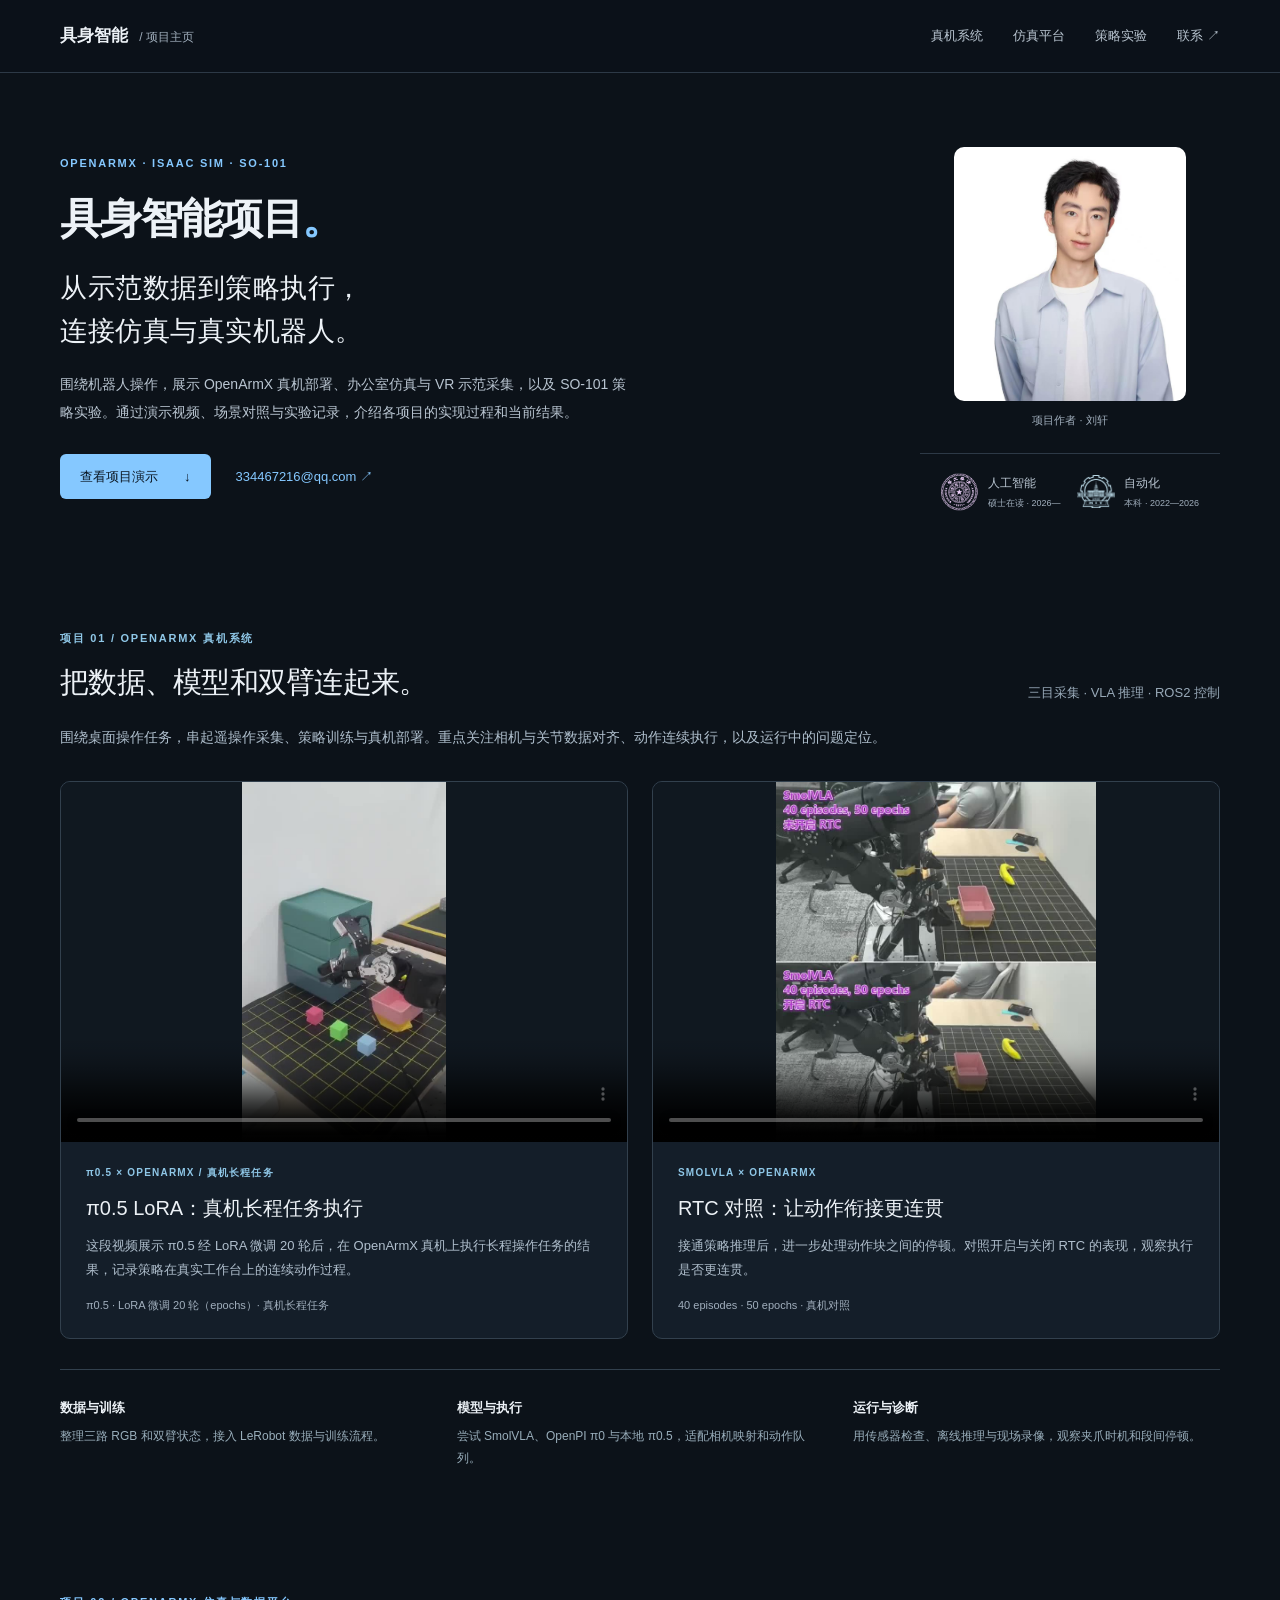
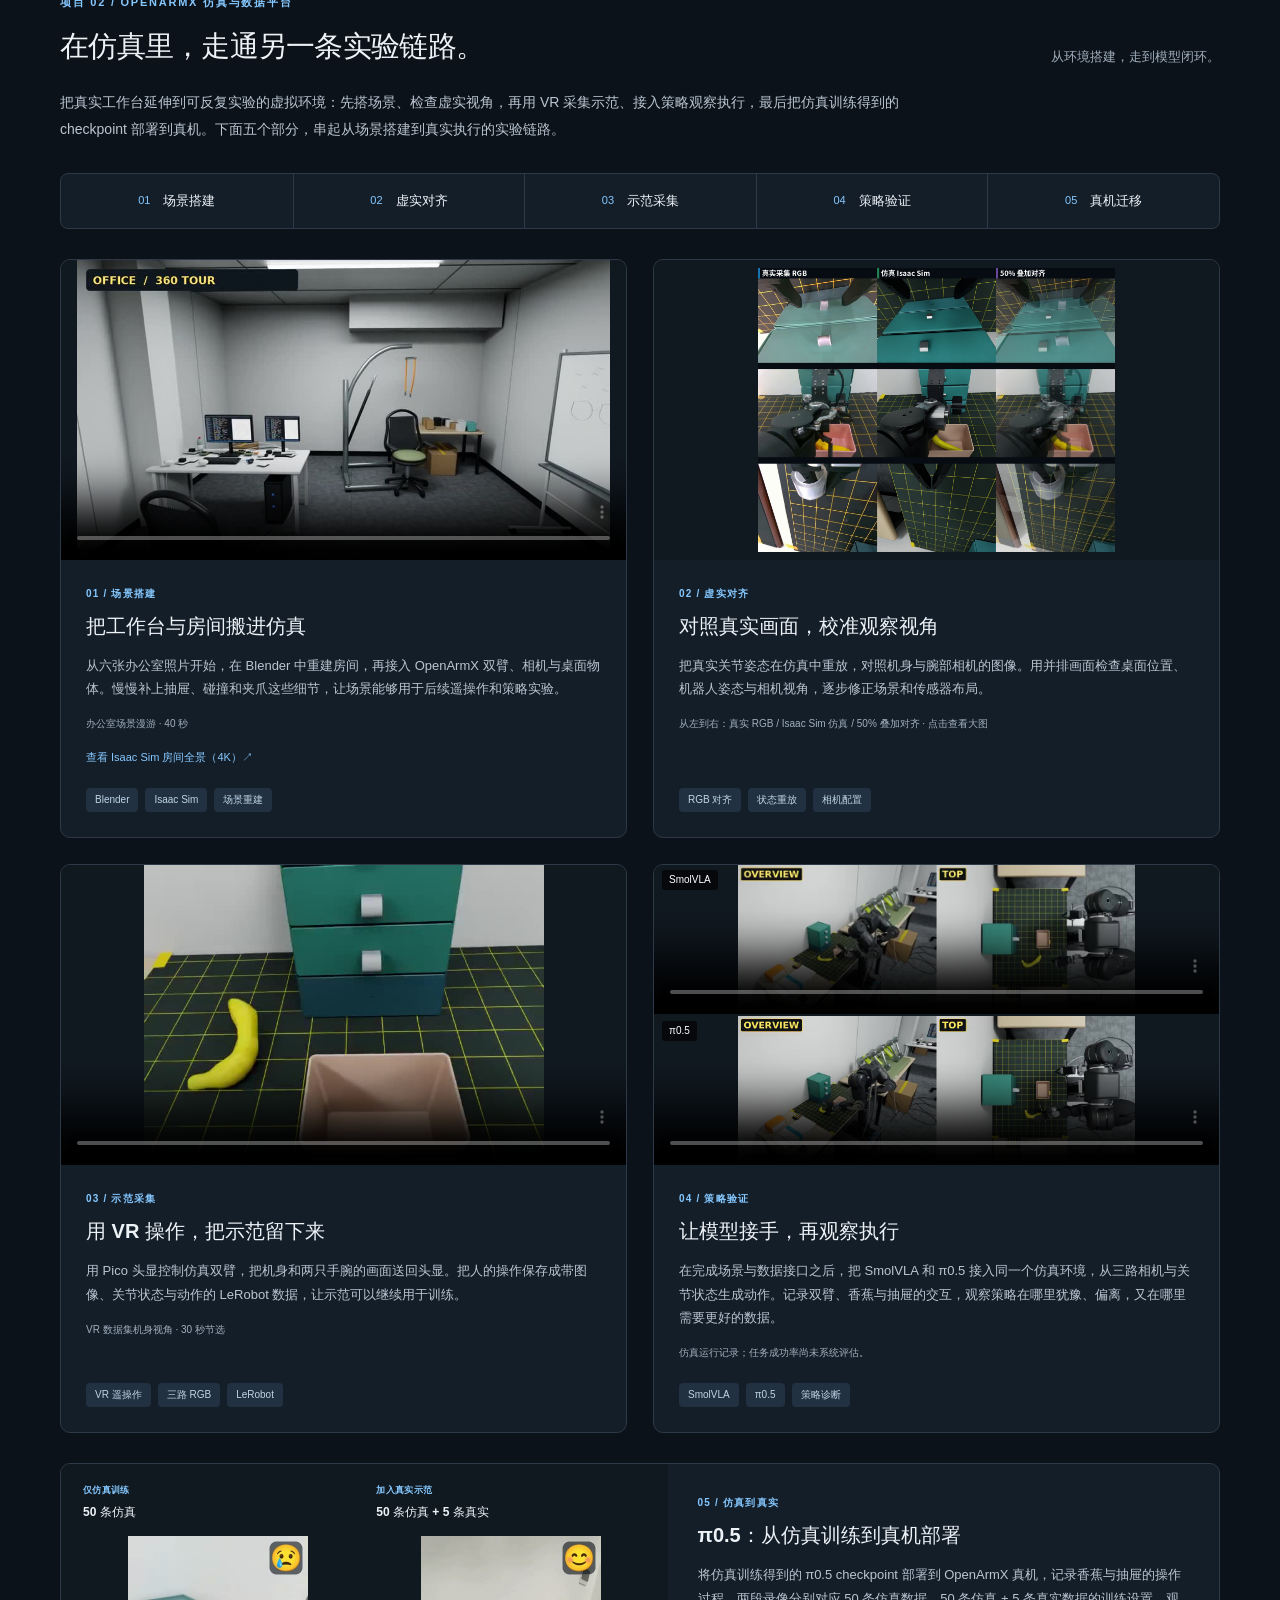
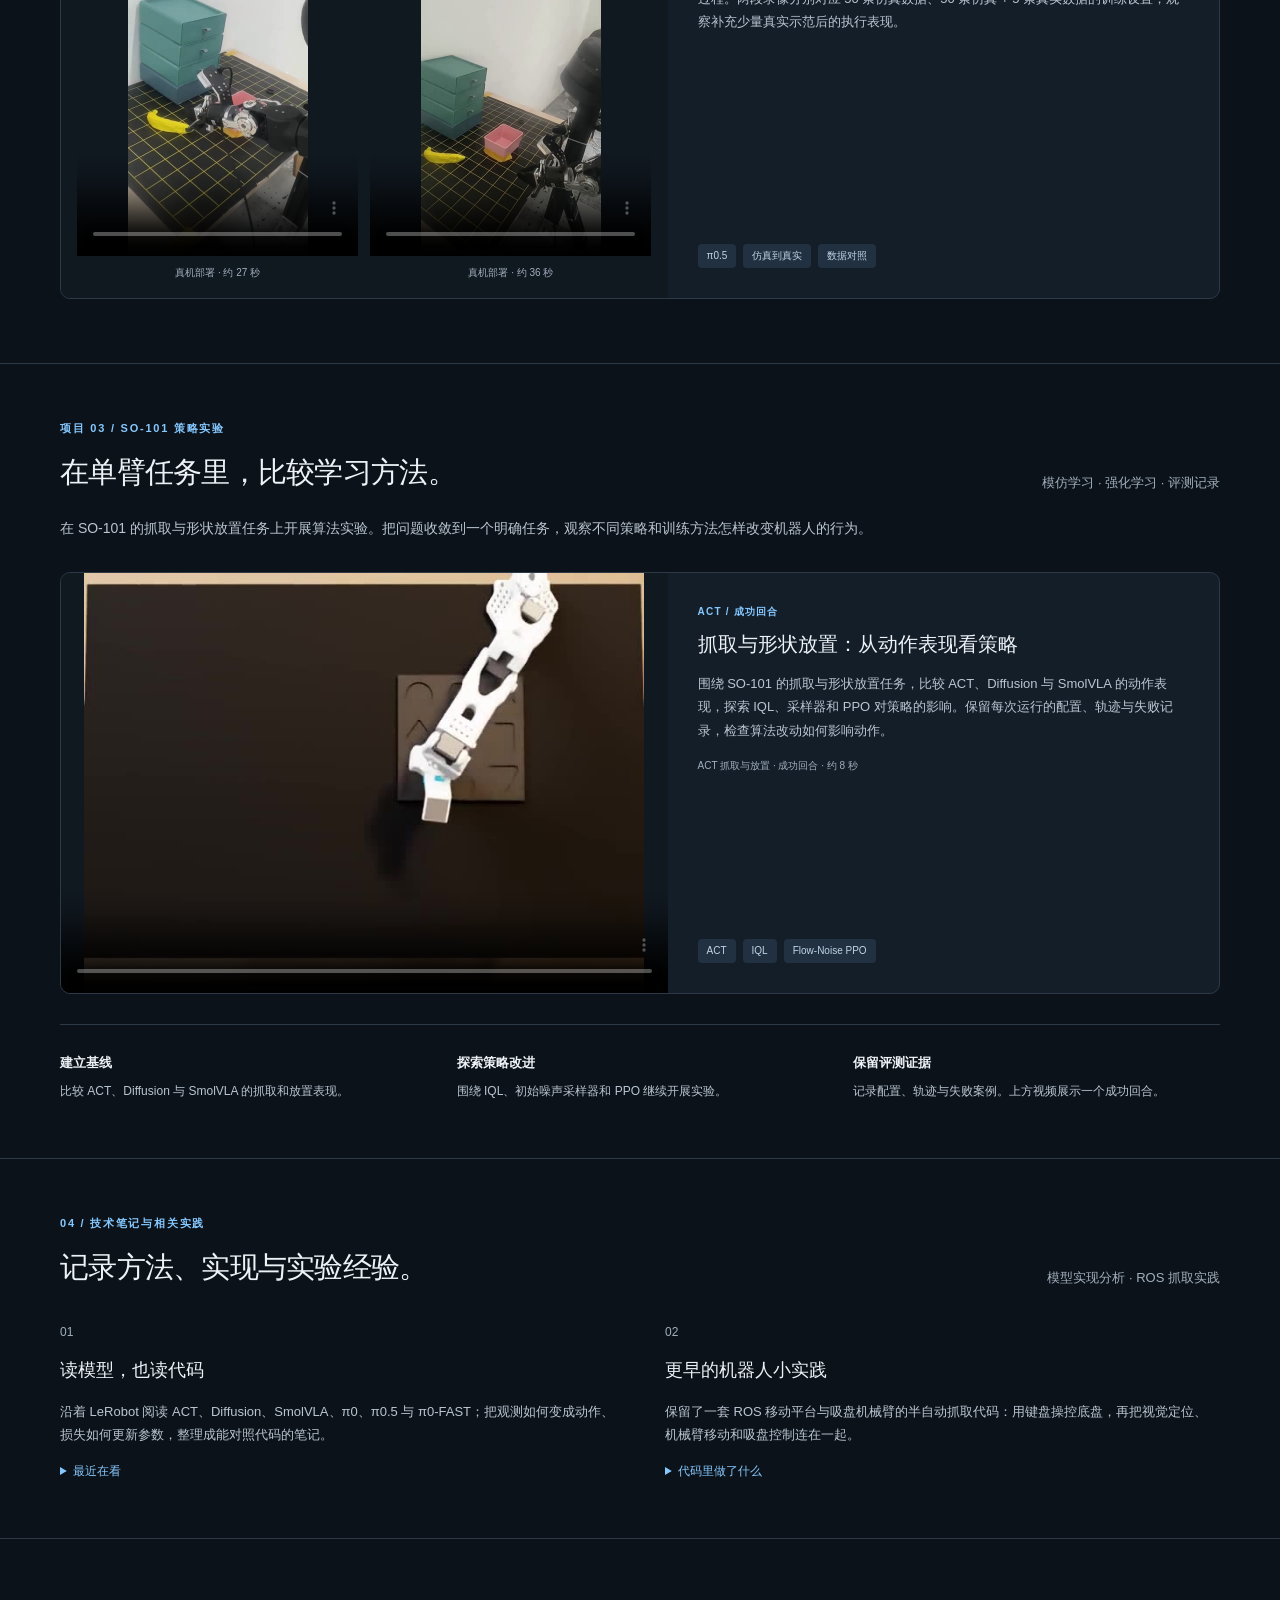
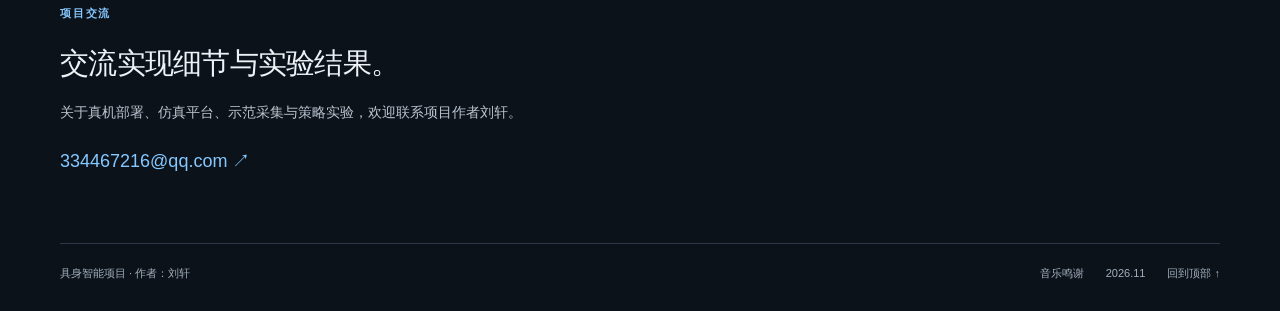
<file: index.html>
<!doctype html>
<html lang="zh-CN">
<head><meta charset="utf-8"><meta name="viewport" content="width=device-width, initial-scale=1"><meta name="description" content="具身智能项目主页：展示 OpenArmX 真机系统、Isaac Sim 仿真与 VR 数据采集、SO-101 策略实验及演示结果。"><meta name="theme-color" content="#0c1219"><title>具身智能项目主页 · 刘轩</title><link rel="stylesheet" href="styles.css?v=sim-to-real-media-copy-20261112"><script src="main.js?v=streaming-20261023" defer></script></head>
<body><a class="skip-link" href="#main">跳转到正文</a>
<header class="site-header"><div class="nav-inner"><a class="brand" href="#about">具身智能<span> / 项目主页</span></a><nav aria-label="主导航"><a href="#field">真机系统</a><a href="#work">仿真平台</a><a href="#so101-project">策略实验</a><a href="mailto:334467216@qq.com">联系 ↗</a></nav></div></header>
<main id="main">
<section class="intro wrap" id="about" aria-labelledby="name"><div class="intro-copy"><p class="eyebrow">OPENARMX · ISAAC SIM · SO-101</p><h1 id="name">具身智能项目<span>。</span></h1><p class="intro-lead">从示范数据到策略执行，<br>连接仿真与真实机器人。</p><p class="intro-description">围绕机器人操作，展示 OpenArmX 真机部署、办公室仿真与 VR 示范采集，以及 SO-101 策略实验。通过演示视频、场景对照与实验记录，介绍各项目的实现过程和当前结果。</p><div class="intro-links"><a class="button" href="#field">查看项目演示 <span>↓</span></a><a href="mailto:334467216@qq.com">334467216@qq.com ↗</a></div></div><aside class="about-side"><img class="portrait" src="assets/portrait.jpg" alt="刘轩" width="232" height="254"><p class="photo-note">项目作者 · 刘轩</p><div class="schools" aria-label="项目作者的教育背景"><a class="school" href="https://www.tsinghua.edu.cn/" target="_blank" rel="noopener" aria-label="清华大学深圳研究生院，人工智能硕士在读"><img src="assets/schools/tsinghua.png" alt="清华大学校徽" width="48" height="48"><span>人工智能<small>硕士在读 · 2026—</small></span></a><a class="school" href="https://www.hitsz.edu.cn/" target="_blank" rel="noopener" aria-label="哈尔滨工业大学深圳，自动化本科"><img src="assets/schools/hit.png" alt="哈尔滨工业大学校徽" width="48" height="48"><span>自动化<small>本科 · 2022—2026</small></span></a></div></aside></section>
<section class="field" id="field" aria-labelledby="field-title"><div class="wrap"><div class="section-heading"><div><p class="eyebrow">项目 01 / OPENARMX 真机系统</p><h2 id="field-title">把数据、模型和双臂连起来。</h2></div><p>三目采集 · VLA 推理 · ROS2 控制</p></div>
<p class="chapter-intro">围绕桌面操作任务，串起遥操作采集、策略训练与真机部署。重点关注相机与关节数据对齐、动作连续执行，以及运行中的问题定位。</p>
<div class="field-grid"><article class="field-card"><div class="field-video"><video class="" controls playsinline preload="none" data-poster="assets/posters/real-arm.jpg" aria-label="π0.5 经 LoRA 微调 20 轮后的 OpenArmX 真机长程任务演示"><source src="assets/media/real-arm.mp4?v=streaming-20261023" type="video/mp4">你的浏览器暂不支持视频播放。<a href="assets/media/real-arm.mp4?v=streaming-20261023">打开视频</a></video></div><div class="field-copy"><p class="kicker">π0.5 × OPENARMX / 真机长程任务</p><h3>π0.5 LoRA：真机长程任务执行</h3><p>这段视频展示 π0.5 经 LoRA 微调 20 轮后，在 OpenArmX 真机上执行长程操作任务的结果，记录策略在真实工作台上的连续动作过程。</p><span class="field-meta">π0.5 · LoRA 微调 20 轮（epochs）· 真机长程任务</span></div></article><article class="field-card"><div class="field-video"><video class="" controls playsinline preload="none" data-poster="assets/posters/real-rtc.jpg" aria-label="SmolVLA 真机 RTC 开启与关闭对比"><source src="assets/media/real-rtc.mp4?v=streaming-20261023" type="video/mp4">你的浏览器暂不支持视频播放。<a href="assets/media/real-rtc.mp4?v=streaming-20261023">打开视频</a></video></div><div class="field-copy"><p class="kicker">SMOLVLA × OPENARMX</p><h3>RTC 对照：让动作衔接更连贯</h3><p>接通策略推理后，进一步处理动作块之间的停顿。对照开启与关闭 RTC 的表现，观察执行是否更连贯。</p><span class="field-meta">40 episodes · 50 epochs · 真机对照</span></div></article></div>
<div class="system-notes"><div><span>数据与训练</span><p>整理三路 RGB 和双臂状态，接入 LeRobot 数据与训练流程。</p></div><div><span>模型与执行</span><p>尝试 SmolVLA、OpenPI π0 与本地 π0.5，适配相机映射和动作队列。</p></div><div><span>运行与诊断</span><p>用传感器检查、离线推理与现场录像，观察夹爪时机和段间停顿。</p></div></div></div></section>
<section class="work-section wrap" id="work" aria-labelledby="work-title"><div class="section-heading"><div><p class="eyebrow">项目 02 / OPENARMX 仿真与数据平台</p><h2 id="work-title">在仿真里，走通另一条实验链路。</h2></div><p>从环境搭建，走到模型闭环。</p></div><p class="chapter-intro">把真实工作台延伸到可反复实验的虚拟环境：先搭场景、检查虚实视角，再用 VR 采集示范、接入策略观察执行，最后把仿真训练得到的 checkpoint 部署到真机。下面五个部分，串起从场景搭建到真实执行的实验链路。</p>
<ol class="project-route" aria-label="仿真项目的工作流程"><li><a href="#office"><span>01</span>场景搭建</a></li><li><a href="#alignment"><span>02</span>虚实对齐</a></li><li><a href="#vr"><span>03</span>示范采集</a></li><li><a href="#policy"><span>04</span>策略验证</a></li><li><a href="#sim-to-real"><span>05</span>真机迁移</a></li></ol>
<div class="work-grid"><article class="work-card" id="office">
 <div class="work-media"><video class="" controls playsinline preload="none" data-poster="assets/posters/office-tour.jpg" aria-label="办公室仿真场景漫游"><source src="assets/media/office-tour.mp4?v=streaming-20261023" type="video/mp4">你的浏览器暂不支持视频播放。<a href="assets/media/office-tour.mp4?v=streaming-20261023">打开视频</a></video></div><div class="work-copy"><p class="kicker">01 / 场景搭建</p><h3>把工作台与房间搬进仿真</h3><p>从六张办公室照片开始，在 Blender 中重建房间，再接入 OpenArmX 双臂、相机与桌面物体。慢慢补上抽屉、碰撞和夹爪这些细节，让场景能够用于后续遥操作和策略实验。</p><p class="media-caption">办公室场景漫游 · 40 秒</p><a class="project-detail-link" href="assets/images/isaacsim-room-wide.jpg?v=live-rtx-20261023" target="_blank" rel="noopener">查看 Isaac Sim 房间全景（4K）↗</a><div class="tags"><span>Blender</span><span>Isaac Sim</span><span>场景重建</span></div></div></article><article class="work-card" id="alignment">
 <div class="work-media"><a href="assets/images/alignment.jpg?v=columns-only-20261023" target="_blank" rel="noopener"><img src="assets/images/alignment.jpg?v=columns-only-20261023" alt="虚实 RGB 对齐图：从左到右为真实采集 RGB、Isaac Sim 仿真和 50% 叠加对齐" loading="lazy" width="1400" height="1116"></a></div><div class="work-copy"><p class="kicker">02 / 虚实对齐</p><h3>对照真实画面，校准观察视角</h3><p>把真实关节姿态在仿真中重放，对照机身与腕部相机的图像。用并排画面检查桌面位置、机器人姿态与相机视角，逐步修正场景和传感器布局。</p><p class="media-caption">从左到右：真实 RGB / Isaac Sim 仿真 / 50% 叠加对齐 · 点击查看大图</p><div class="tags"><span>RGB 对齐</span><span>状态重放</span><span>相机配置</span></div></div></article><article class="work-card" id="vr">
 <div class="work-media"><video class="" controls playsinline preload="none" data-poster="assets/posters/vr-data.jpg" aria-label="VR 示范数据的机身相机片段"><source src="assets/media/vr-data.mp4?v=streaming-20261023" type="video/mp4">你的浏览器暂不支持视频播放。<a href="assets/media/vr-data.mp4?v=streaming-20261023">打开视频</a></video></div><div class="work-copy"><p class="kicker">03 / 示范采集</p><h3>用 VR 操作，把示范留下来</h3><p>用 Pico 头显控制仿真双臂，把机身和两只手腕的画面送回头显。把人的操作保存成带图像、关节状态与动作的 LeRobot 数据，让示范可以继续用于训练。</p><p class="media-caption">VR 数据集机身视角 · 30 秒节选</p><div class="tags"><span>VR 遥操作</span><span>三路 RGB</span><span>LeRobot</span></div></div></article><article class="work-card" id="policy">
 <div class="work-media"><div class="stacked-videos"><figure><video class="" controls playsinline preload="none" data-poster="assets/posters/smolvla.jpg" aria-label="SmolVLA 仿真运行记录"><source src="assets/media/smolvla.mp4?v=streaming-20261023" type="video/mp4">你的浏览器暂不支持视频播放。<a href="assets/media/smolvla.mp4?v=streaming-20261023">打开视频</a></video><figcaption>SmolVLA</figcaption></figure><figure><video class="" controls playsinline preload="none" data-poster="assets/posters/pi05.jpg" aria-label="π0.5 仿真运行短片，约 21 秒"><source src="assets/media/pi05.mp4?v=streaming-20261023" type="video/mp4">你的浏览器暂不支持视频播放。<a href="assets/media/pi05.mp4?v=streaming-20261023">打开视频</a></video><figcaption>π0.5</figcaption></figure></div></div><div class="work-copy"><p class="kicker">04 / 策略验证</p><h3>让模型接手，再观察执行</h3><p>在完成场景与数据接口之后，把 SmolVLA 和 π0.5 接入同一个仿真环境，从三路相机与关节状态生成动作。记录双臂、香蕉与抽屉的交互，观察策略在哪里犹豫、偏离，又在哪里需要更好的数据。</p><p class="media-caption">仿真运行记录；任务成功率尚未系统评估。</p><div class="tags"><span>SmolVLA</span><span>π0.5</span><span>策略诊断</span></div></div></article></div>
<article class="work-card sim-real-comparison" id="sim-to-real" aria-labelledby="sim-to-real-title">
 <div class="comparison-grid">
  <figure class="comparison-run">
   <figcaption class="comparison-label"><p class="kicker">仅仿真训练</p><h4>50 条仿真</h4></figcaption>
   <div class="comparison-media"><video controls playsinline preload="none" data-poster="assets/posters/pi05-real-sim50.jpg?v=emotions-20261112" aria-label="π0.5 仅使用 50 条仿真示范训练后的 OpenArmX 真机部署，约 27 秒"><source src="assets/media/pi05-real-sim50.mp4?v=emotions-20261112" type="video/mp4">你的浏览器暂不支持视频播放。<a href="assets/media/pi05-real-sim50.mp4?v=emotions-20261112">打开视频</a></video></div>
   <p class="comparison-caption">真机部署 · 约 27 秒</p>
  </figure>
  <figure class="comparison-run">
   <figcaption class="comparison-label"><p class="kicker">加入真实示范</p><h4>50 条仿真 + 5 条真实</h4></figcaption>
   <div class="comparison-media"><video controls playsinline preload="none" data-poster="assets/posters/pi05-real-sim50-real5.jpg?v=emotions-20261112" aria-label="π0.5 使用 50 条仿真示范与 5 条真实示范训练后的 OpenArmX 真机部署，约 36 秒"><source src="assets/media/pi05-real-sim50-real5.mp4?v=emotions-20261112" type="video/mp4">你的浏览器暂不支持视频播放。<a href="assets/media/pi05-real-sim50-real5.mp4?v=emotions-20261112">打开视频</a></video></div>
   <p class="comparison-caption">真机部署 · 约 36 秒</p>
  </figure>
 </div>
 <div class="work-copy comparison-copy"><p class="kicker">05 / 仿真到真实</p><h3 id="sim-to-real-title">π0.5：从仿真训练到真机部署</h3><p>将仿真训练得到的 π0.5 checkpoint 部署到 OpenArmX 真机，记录香蕉与抽屉的操作过程。两段录像分别对应 50 条仿真数据、50 条仿真 + 5 条真实数据的训练设置，观察补充少量真实示范后的执行表现。</p><div class="tags"><span>π0.5</span><span>仿真到真实</span><span>数据对照</span></div></div>
</article></section>
<section class="algorithm-section" id="so101-project" aria-labelledby="algorithm-title"><div class="wrap"><div class="section-heading"><div><p class="eyebrow">项目 03 / SO-101 策略实验</p><h2 id="algorithm-title">在单臂任务里，比较学习方法。</h2></div><p>模仿学习 · 强化学习 · 评测记录</p></div><p class="chapter-intro">在 SO-101 的抓取与形状放置任务上开展算法实验。把问题收敛到一个明确任务，观察不同策略和训练方法怎样改变机器人的行为。</p><article class="work-card" id="so101">
 <div class="work-media"><video class="" controls playsinline preload="none" data-poster="assets/posters/so101-act-success.jpg" aria-label="SO-101 ACT 抓取与放置成功回合"><source src="assets/media/so101-act-success.mp4?v=streaming-20261023" type="video/mp4">你的浏览器暂不支持视频播放。<a href="assets/media/so101-act-success.mp4?v=streaming-20261023">打开视频</a></video></div><div class="work-copy"><p class="kicker">ACT / 成功回合</p><h3>抓取与形状放置：从动作表现看策略</h3><p>围绕 SO-101 的抓取与形状放置任务，比较 ACT、Diffusion 与 SmolVLA 的动作表现，探索 IQL、采样器和 PPO 对策略的影响。保留每次运行的配置、轨迹与失败记录，检查算法改动如何影响动作。</p><p class="media-caption">ACT 抓取与放置 · 成功回合 · 约 8 秒</p><div class="tags"><span>ACT</span><span>IQL</span><span>Flow-Noise PPO</span></div></div></article><div class="experiment-directions"><div><span>建立基线</span><p>比较 ACT、Diffusion 与 SmolVLA 的抓取和放置表现。</p></div><div><span>探索策略改进</span><p>围绕 IQL、初始噪声采样器和 PPO 继续开展实验。</p></div><div><span>保留评测证据</span><p>记录配置、轨迹与失败案例。上方视频展示一个成功回合。</p></div></div></div></section>
<section class="notes-section" id="notes" aria-labelledby="notes-title"><div class="wrap"><div class="section-heading"><div><p class="eyebrow">04 / 技术笔记与相关实践</p><h2 id="notes-title">记录方法、实现与实验经验。</h2></div><p>模型实现分析 · ROS 抓取实践</p></div><div class="notes-grid"><article class="note"><span class="note-index">01</span><h3>读模型，也读代码</h3><p>沿着 LeRobot 阅读 ACT、Diffusion、SmolVLA、π0、π0.5 与 π0-FAST；把观测如何变成动作、损失如何更新参数，整理成能对照代码的笔记。</p><details><summary>最近在看</summary><p>SmolVLA 与 IQL、初始噪声采样器的连接；ReinFlow 与 πRL 的奖励设计；SB3 中动作分布、优势估计与 Actor-Critic 更新的实际调用过程。</p></details></article><article class="note"><span class="note-index">02</span><h3>更早的机器人小实践</h3><p>保留了一套 ROS 移动平台与吸盘机械臂的半自动抓取代码：用键盘操控底盘，再把视觉定位、机械臂移动和吸盘控制连在一起。</p><details><summary>代码里做了什么</summary><p>包括相机图像订阅、图像坐标到机械臂位置的标定映射、抓取与释放指令，以及键盘遥操作。它是继续理解机器人系统的一份小练习。</p></details></article></div></div></section>
<section class="contact-section wrap"><p class="eyebrow">项目交流</p><h2>交流实现细节与实验结果。</h2><p>关于真机部署、仿真平台、示范采集与策略实验，欢迎联系项目作者刘轩。</p><a href="mailto:334467216@qq.com">334467216@qq.com ↗</a></section>
</main><footer class="wrap"><span>具身智能项目 · 作者：刘轩</span><div><a href="music-credits.html">音乐鸣谢</a><span>2026.11</span><a href="#about">回到顶部 ↑</a></div></footer></body></html>
</file>
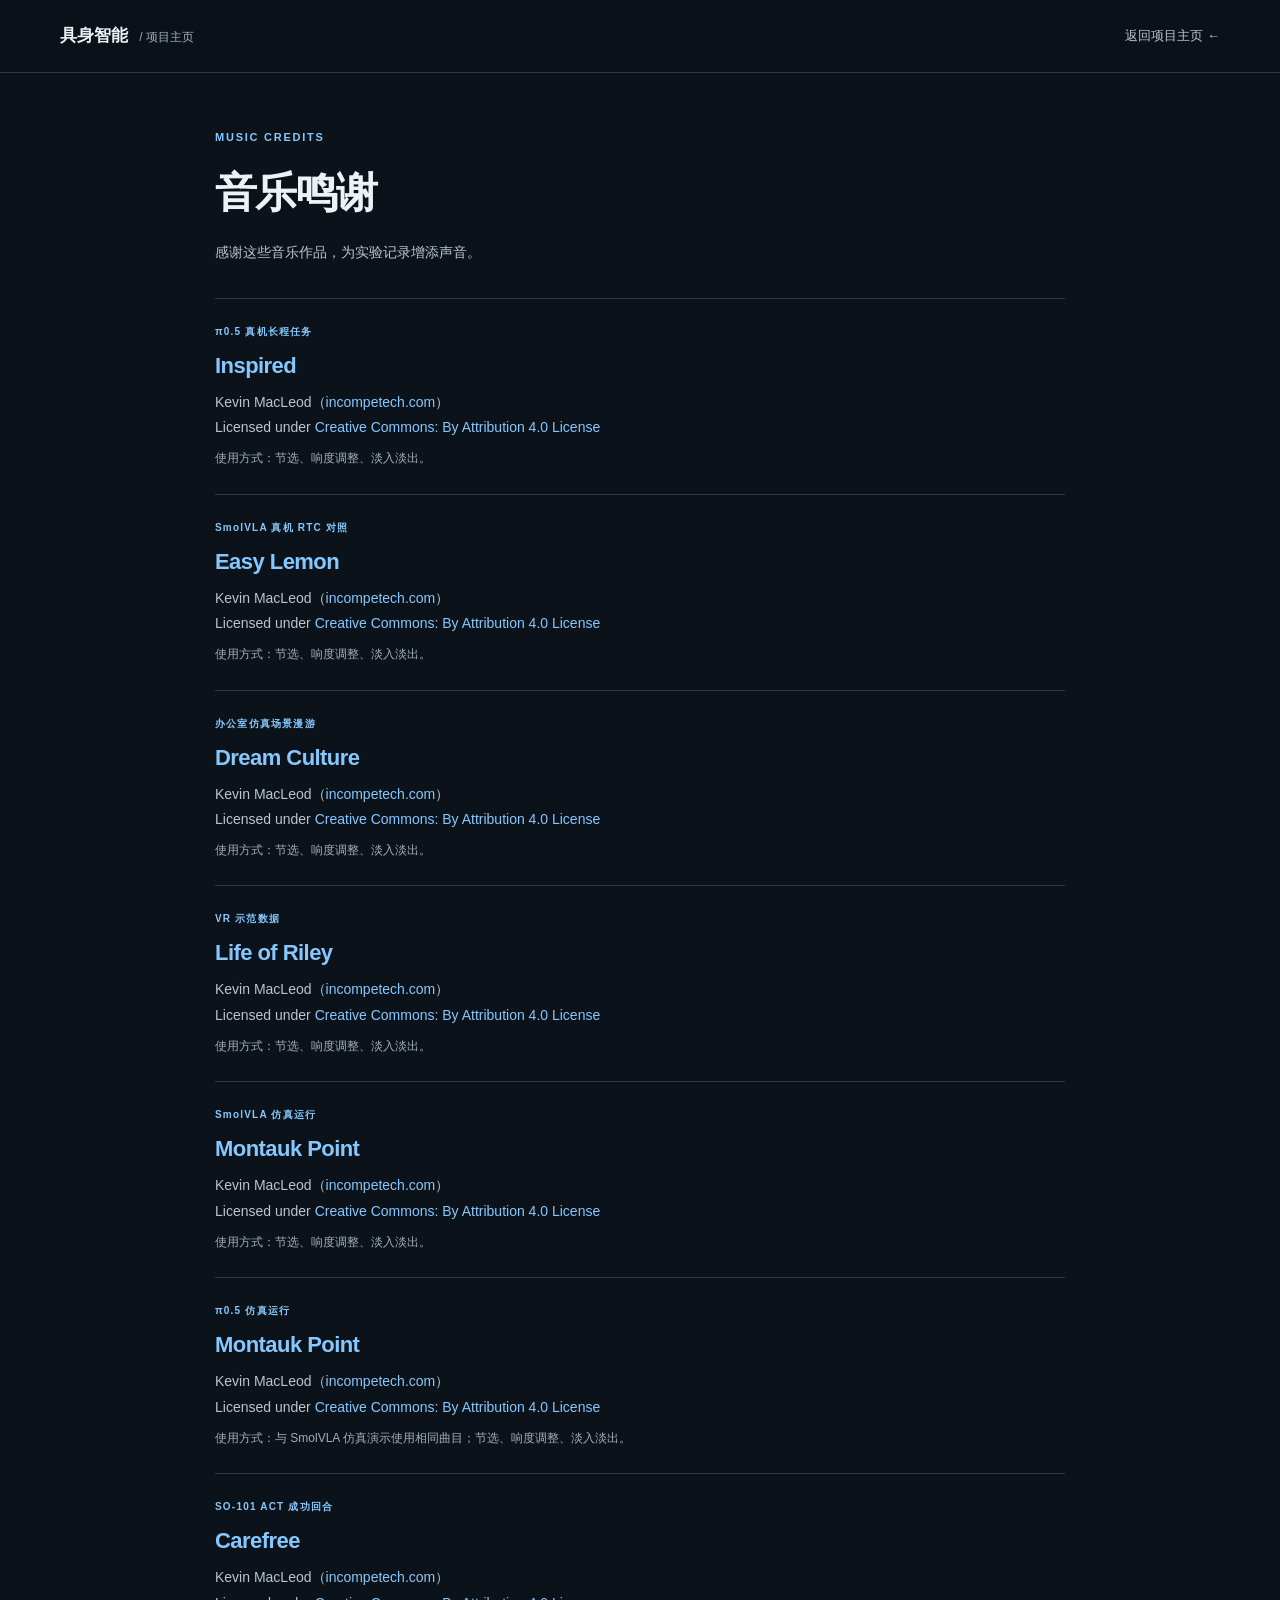
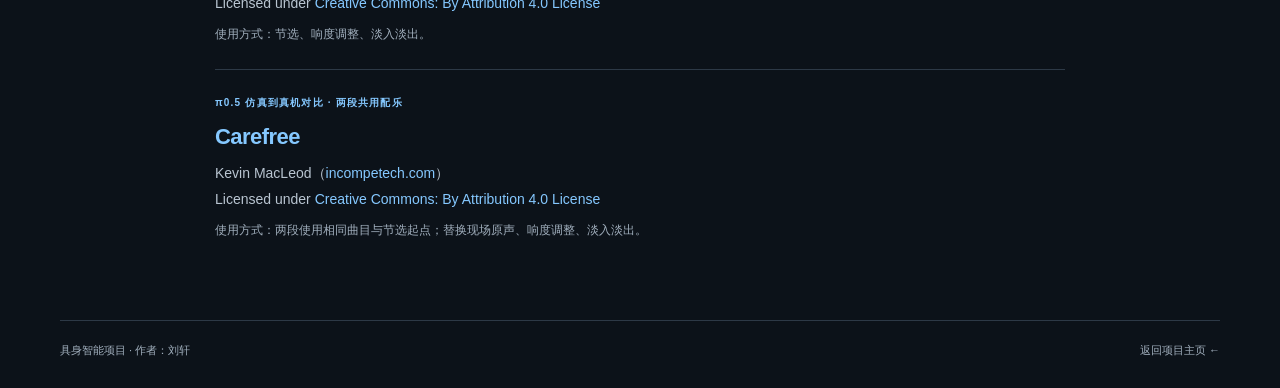
<file: music-credits.html>
<!doctype html>
<html lang="zh-CN"><head><meta charset="utf-8"><meta name="viewport" content="width=device-width, initial-scale=1"><meta name="theme-color" content="#0c1219"><title>音乐鸣谢 · 具身智能项目</title><link rel="stylesheet" href="styles.css"></head>
<body><header class="site-header"><div class="nav-inner"><a class="brand" href="index.html">具身智能<span> / 项目主页</span></a><nav aria-label="主导航"><a href="index.html">返回项目主页 ←</a></nav></div></header>
<main class="wrap credits-page"><p class="eyebrow">MUSIC CREDITS</p><h1>音乐鸣谢</h1><p class="credits-intro">感谢这些音乐作品，为实验记录增添声音。</p><ul class="credits-list"><li><p class="kicker">π0.5 真机长程任务</p><h2><a href="https://incompetech.com/music/royalty-free/index.html?isrc=USUAN1600022">Inspired</a></h2><p>Kevin MacLeod（<a href="https://incompetech.com/">incompetech.com</a>）</p><p>Licensed under <a href="https://creativecommons.org/licenses/by/4.0/">Creative Commons: By Attribution 4.0 License</a></p><p class="credit-note">使用方式：节选、响度调整、淡入淡出。</p></li><li><p class="kicker">SmolVLA 真机 RTC 对照</p><h2><a href="https://incompetech.com/music/royalty-free/index.html?isrc=USUAN1200076">Easy Lemon</a></h2><p>Kevin MacLeod（<a href="https://incompetech.com/">incompetech.com</a>）</p><p>Licensed under <a href="https://creativecommons.org/licenses/by/4.0/">Creative Commons: By Attribution 4.0 License</a></p><p class="credit-note">使用方式：节选、响度调整、淡入淡出。</p></li><li><p class="kicker">办公室仿真场景漫游</p><h2><a href="https://incompetech.com/music/royalty-free/index.html?isrc=USUAN1300046">Dream Culture</a></h2><p>Kevin MacLeod（<a href="https://incompetech.com/">incompetech.com</a>）</p><p>Licensed under <a href="https://creativecommons.org/licenses/by/4.0/">Creative Commons: By Attribution 4.0 License</a></p><p class="credit-note">使用方式：节选、响度调整、淡入淡出。</p></li><li><p class="kicker">VR 示范数据</p><h2><a href="https://incompetech.com/music/royalty-free/index.html?isrc=USUAN1400054">Life of Riley</a></h2><p>Kevin MacLeod（<a href="https://incompetech.com/">incompetech.com</a>）</p><p>Licensed under <a href="https://creativecommons.org/licenses/by/4.0/">Creative Commons: By Attribution 4.0 License</a></p><p class="credit-note">使用方式：节选、响度调整、淡入淡出。</p></li><li><p class="kicker">SmolVLA 仿真运行</p><h2><a href="https://incompetech.com/music/royalty-free/index.html?isrc=USUAN1400013">Montauk Point</a></h2><p>Kevin MacLeod（<a href="https://incompetech.com/">incompetech.com</a>）</p><p>Licensed under <a href="https://creativecommons.org/licenses/by/4.0/">Creative Commons: By Attribution 4.0 License</a></p><p class="credit-note">使用方式：节选、响度调整、淡入淡出。</p></li><li><p class="kicker">π0.5 仿真运行</p><h2><a href="https://incompetech.com/music/royalty-free/index.html?isrc=USUAN1400013">Montauk Point</a></h2><p>Kevin MacLeod（<a href="https://incompetech.com/">incompetech.com</a>）</p><p>Licensed under <a href="https://creativecommons.org/licenses/by/4.0/">Creative Commons: By Attribution 4.0 License</a></p><p class="credit-note">使用方式：与 SmolVLA 仿真演示使用相同曲目；节选、响度调整、淡入淡出。</p></li><li><p class="kicker">SO-101 ACT 成功回合</p><h2><a href="https://incompetech.com/music/royalty-free/index.html?isrc=USUAN1400037">Carefree</a></h2><p>Kevin MacLeod（<a href="https://incompetech.com/">incompetech.com</a>）</p><p>Licensed under <a href="https://creativecommons.org/licenses/by/4.0/">Creative Commons: By Attribution 4.0 License</a></p><p class="credit-note">使用方式：节选、响度调整、淡入淡出。</p></li><li><p class="kicker">π0.5 仿真到真机对比 · 两段共用配乐</p><h2><a href="https://incompetech.com/music/royalty-free/index.html?isrc=USUAN1400037">Carefree</a></h2><p>Kevin MacLeod（<a href="https://incompetech.com/">incompetech.com</a>）</p><p>Licensed under <a href="https://creativecommons.org/licenses/by/4.0/">Creative Commons: By Attribution 4.0 License</a></p><p class="credit-note">使用方式：两段使用相同曲目与节选起点；替换现场原声、响度调整、淡入淡出。</p></li></ul></main><footer class="wrap"><span>具身智能项目 · 作者：刘轩</span><a href="index.html">返回项目主页 ←</a></footer></body></html>
</file>
<file: styles.css>
:root{color-scheme:dark;--ink:#edf2f7;--text:#b9c5d1;--blue:#85c8ff;--line:#2d3946;--paper:#0c1219;--muted:#a1afbd}
*{box-sizing:border-box}html{scroll-behavior:smooth;scroll-padding-top:90px}body{margin:0;color:var(--ink);background:var(--paper);font-family:Inter,-apple-system,BlinkMacSystemFont,"Segoe UI","PingFang SC","Microsoft YaHei","Noto Sans CJK SC",sans-serif;font-size:14px;line-height:1.8}h1,h2,h3,p,figure{margin:0}a{color:var(--blue);text-decoration:none}a:hover{text-decoration:underline;text-underline-offset:5px}button{font:inherit;cursor:pointer}a:focus-visible,button:focus-visible,summary:focus-visible{outline:3px solid #72b7ef;outline-offset:5px}img{display:block;max-width:100%}video{display:block;width:100%;background:#101820}section,article{scroll-margin-top:85px}.wrap,.nav-inner{width:min(1160px,calc(100% - 80px));margin-inline:auto}.site-header{position:sticky;top:0;z-index:20;background:rgba(12,18,25,.96);backdrop-filter:blur(16px);border-bottom:1px solid var(--line)}.nav-inner{height:72px;display:flex;align-items:center;justify-content:space-between;gap:25px}.brand{font-weight:650;font-size:17px;color:var(--ink)}.brand span{color:var(--muted);font-size:12px;font-weight:400;margin-left:8px}nav{display:flex;gap:30px}nav a{color:var(--text);font-size:13px}.intro{display:grid;grid-template-columns:minmax(0,1fr) 300px;gap:95px;align-items:center;padding-block:70px 64px}.eyebrow{font-size:11px;font-weight:600;letter-spacing:.16em;color:var(--blue);margin-bottom:18px}h1{font-size:42px;letter-spacing:-.04em;font-weight:600;line-height:1.3}h1 span{color:var(--blue)}.intro-lead{font-size:27px;line-height:1.6;letter-spacing:.02em;margin:20px 0 17px}.intro-description{max-width:570px;color:var(--text);line-height:2}.intro-links{display:flex;align-items:center;gap:25px;margin-top:28px;font-size:13px}.button{display:inline-flex;gap:26px;align-items:center;padding:11px 20px;background:#85c8ff;color:#0c1824;border-radius:6px}.button:hover{background:#b1ddff;text-decoration:none}.about-side{padding-top:4px}.portrait{width:232px;height:254px;object-fit:cover;border-radius:10px;margin-inline:auto;mix-blend-mode:normal}.photo-note{text-align:center;font-size:11px;color:var(--muted);margin:10px 0 22px}.schools{border-top:1px solid var(--line);padding-top:19px;display:flex;gap:17px;justify-content:center}.school{display:flex;align-items:center;gap:9px;color:var(--text);font-size:12px}.school img{width:38px;height:38px;object-fit:contain;flex-shrink:0}.school small{display:block;font-size:9px;white-space:nowrap;color:var(--muted)}.section-heading{display:flex;justify-content:space-between;align-items:end;gap:30px;margin-bottom:30px}.section-heading .eyebrow{margin-bottom:12px}h2{font-size:29px;line-height:1.5;font-weight:550;letter-spacing:-.025em}.section-heading>p{font-size:13px;color:var(--muted)}.field{background:var(--paper);color:#ecf1f6;padding-block:54px 60px}.field .eyebrow,.field .kicker{color:#8fc7e7}.field .section-heading>p{color:#99aab9}.field-grid{display:grid;grid-template-columns:1fr 1fr;gap:24px}.field-card{border:1px solid #32404d;border-radius:10px;overflow:hidden;background:#141e29}.field-video{background:#0a121a}.field-video video{height:360px;object-fit:contain}.field-copy{padding:22px 25px}.kicker{font-size:10px;letter-spacing:.12em;color:var(--blue);margin-bottom:8px;font-weight:600}.field h3{font-size:20px;font-weight:500;margin-bottom:8px}.field-copy>p:not(.kicker){font-size:13px;color:#b0bfcd}.field-meta{display:block;margin-top:15px;font-size:11px;color:var(--muted)}.work-section{padding-block:64px}.filter-row{display:flex;align-items:center;gap:10px;margin-bottom:25px}.filter-row button{border:1px solid var(--line);border-radius:20px;padding:6px 17px;background:transparent;color:var(--text);font-size:12px}.filter-row button.active{background:var(--ink);color:white;border-color:var(--ink)}#work-count{margin-left:auto;color:var(--muted);font-size:11px}.work-grid{display:grid;grid-template-columns:1fr 1fr;gap:26px}.work-card{border:1px solid var(--line);border-radius:10px;overflow:hidden;background:#141e29;display:flex;flex-direction:column}.work-card[hidden]{display:none}.work-media{height:300px;background:#101820;display:flex;align-items:center;justify-content:center}.work-media>video,.work-media>a,.work-media>a>img{width:100%;height:100%;object-fit:contain}.work-media>a>img{padding:8px}.stacked-videos{height:100%;width:100%;display:grid;grid-template-rows:1fr 1fr;background:#101820;gap:2px}.stacked-videos figure{min-height:0;position:relative}.stacked-videos video{height:100%;object-fit:contain}.stacked-videos figcaption{position:absolute;top:5px;left:8px;color:white;background:rgba(0,0,0,.65);padding:1px 7px;border-radius:3px;font-size:10px;pointer-events:none}.work-copy{padding:25px;display:flex;flex-direction:column;flex:1}.work-copy h3{font-weight:550;font-size:20px;margin-bottom:12px;line-height:1.55}.work-copy>p:not(.kicker){color:var(--text);font-size:13px}.work-copy .media-caption{font-size:10px!important;color:var(--muted)!important;margin:15px 0}.tags{display:flex;gap:7px;flex-wrap:wrap;margin-top:auto;padding-top:6px}.tags span{font-size:10px;padding:3px 9px;border-radius:4px;background:#223142;color:#bfd5e8}.notes-section{padding:55px 0;background:var(--paper);border-block:1px solid var(--line)}.notes-grid{display:grid;grid-template-columns:repeat(3,1fr);gap:30px}.note-index{font-size:12px;color:var(--muted)}.note h3{font-size:18px;font-weight:500;margin:10px 0 13px}.note>p,.note details p{font-size:13px;color:var(--text)}details{margin-top:15px}summary{font-size:12px;color:var(--blue);cursor:pointer}details p{margin-top:12px}.reconstruction-note{margin-top:40px;border-top:1px solid var(--line);padding-top:32px;display:grid;grid-template-columns:240px 1fr;gap:35px;align-items:center}.reconstruction-note img{width:240px;height:180px;object-fit:contain;border-radius:7px;background:#141e29}.reconstruction-note h3{font-size:20px;font-weight:500;margin-bottom:10px}.reconstruction-note p:not(.kicker){font-size:13px;color:var(--text);max-width:650px}.reconstruction-note a{display:inline-block;font-size:12px;margin-top:14px}.contact-section{padding-block:65px}.contact-section>p:not(.eyebrow){color:var(--text);margin:15px 0 20px}.contact-section>a{font-size:18px}footer{padding-block:20px 27px;border-top:1px solid var(--line);display:flex;justify-content:space-between;gap:20px;color:var(--muted);font-size:11px}footer div{display:flex;gap:22px}footer a{color:var(--muted)}.skip-link{position:absolute;top:-100px;left:15px;background:#141e29;padding:10px;z-index:30}.skip-link:focus{top:10px}
@media(min-width:1400px){.intro{padding-block:85px 75px}}
@media(max-width:960px){.intro{gap:40px;grid-template-columns:minmax(0,1fr) 270px}.wrap,.nav-inner{width:calc(100% - 48px)}h1{font-size:36px}.intro-lead{font-size:25px}.intro-links{gap:15px;flex-wrap:wrap}.field-video video{height:320px}.work-media{height:250px}.notes-grid{gap:20px}.work-copy{padding:20px}}
@media(max-width:680px){.wrap,.nav-inner{width:calc(100% - 36px)}.nav-inner{height:64px;gap:12px}.brand{font-size:16px}.brand span{display:none}nav{gap:14px}nav a{font-size:11px}.intro{padding-block:35px 40px;grid-template-columns:1fr;gap:32px}.intro-copy{order:1}.about-side{order:0;display:grid;grid-template-columns:100px 1fr;gap:0 20px;align-items:center}.portrait{width:100px;height:116px;border-radius:7px;grid-row:1/3}.photo-note{text-align:left;margin:0;font-size:10px}.schools{justify-content:flex-start;border:0;padding-top:8px;gap:12px;flex-wrap:wrap}.school img{width:30px;height:30px}.school{font-size:10px;gap:6px}.school small{font-size:8px}h1{font-size:35px}.intro-lead{font-size:25px;margin-block:16px}.intro-description{font-size:13px}.intro-links{margin-top:24px}.intro-links>a:not(.button){font-size:12px}.section-heading{display:block;margin-bottom:25px}.section-heading>p{margin-top:13px}.section-heading>p br{display:none}h2{font-size:25px}.field{padding-block:38px}.field-grid,.work-grid{grid-template-columns:1fr}.field-video video{height:360px}.field-copy{padding:20px}.work-section{padding-block:40px}.filter-row{gap:6px;flex-wrap:wrap}.filter-row button{font-size:11px;padding:6px 12px}.work-media{height:250px}.work-copy h3{font-size:19px}.notes-section{padding-block:38px}.notes-grid{grid-template-columns:1fr;gap:25px}.note+.note{border-top:1px solid var(--line);padding-top:22px}.reconstruction-note{grid-template-columns:1fr;gap:20px}.reconstruction-note img{width:100%;height:250px}.contact-section{padding-block:40px}.contact-section h2{font-size:27px}footer{flex-direction:column;gap:12px}footer div{justify-content:space-between}.eyebrow{font-size:10px}}
@media(prefers-reduced-motion:reduce){html{scroll-behavior:auto}}

/* Project chapters: keep each system and its evidence together. */
.chapter-intro{max-width:850px;color:var(--text);line-height:1.95;margin:-10px 0 30px}.field .chapter-intro{color:#afbfcd}.system-notes,.experiment-directions{display:grid;grid-template-columns:repeat(3,1fr);gap:30px;margin-top:30px;padding-top:25px;border-top:1px solid #32404d}.system-notes span,.experiment-directions span{font-size:13px;font-weight:600}.system-notes p{font-size:12px;color:#99aebb;margin-top:6px}.project-route{display:grid;grid-template-columns:repeat(4,1fr);list-style:none;gap:0;padding:0;margin:0 0 30px;border:1px solid var(--line);border-radius:8px;overflow:hidden;background:#141e29}.project-route li+li{border-left:1px solid var(--line)}.project-route a{display:flex;align-items:center;justify-content:center;gap:13px;padding:15px;color:var(--ink);font-size:13px}.project-route span{color:var(--blue);font-size:11px}.project-route a:hover{background:#223142;text-decoration:none}.project-detail-link{font-size:11px;margin:0 0 14px}.algorithm-section{padding-block:55px;background:var(--paper);border-block:1px solid var(--line)}.algorithm-section .work-card{display:grid;grid-template-columns:1.1fr 1fr;align-items:stretch}.algorithm-section .work-media{height:auto;min-height:320px;background:#101820}.algorithm-section .work-media>video{height:100%;max-height:420px;object-fit:contain}.algorithm-section .work-copy{justify-content:center;padding:30px}.experiment-directions{border-top-color:var(--line)}.experiment-directions p{font-size:12px;color:var(--text);margin-top:6px}.notes-grid{grid-template-columns:repeat(2,1fr);gap:50px}.notes-section{background:var(--paper);border-top:0}
@media(max-width:680px){.chapter-intro{font-size:13px;margin-top:-10px}.system-notes,.experiment-directions{grid-template-columns:1fr;gap:18px}.project-route{grid-template-columns:1fr 1fr}.project-route li:nth-child(3){border-left:0}.project-route li:nth-child(n+3){border-top:1px solid var(--line)}.project-route a{font-size:12px;padding:12px;gap:8px}.algorithm-section{padding-block:38px}.algorithm-section .work-card{grid-template-columns:1fr}.algorithm-section .work-media{min-height:0;height:250px}.algorithm-section .work-copy{padding:20px}.notes-grid{grid-template-columns:1fr;gap:25px}}

/* Bright school emblems remain distinct on the dark canvas. */
.school img{filter:brightness(0) saturate(100%) invert(88%) sepia(15%) saturate(537%) hue-rotate(173deg) brightness(102%) contrast(96%)}
.school:first-child img{filter:brightness(0) saturate(100%) invert(82%) sepia(17%) saturate(716%) hue-rotate(218deg) brightness(104%) contrast(97%)}
::selection{background:#325d80;color:#fff}

/* Separate music credits keep project cards focused on the demos. */
footer div{flex-wrap:wrap;row-gap:10px}
.credits-page{max-width:850px;padding-block:55px}.credits-intro{margin:20px 0 32px;color:var(--text)}.credits-list{list-style:none;padding:0;margin:0}.credits-list li{padding:24px 0;border-top:1px solid var(--line)}.credits-list h2{font-size:22px;margin-bottom:8px}.credits-list p{color:var(--text);overflow-wrap:anywhere}.credits-list .kicker{color:var(--blue)}.credits-list .credit-note{font-size:12px;color:var(--muted);margin-top:8px}

/* Pair the portrait videos on the left with one shared description. */
.project-route{grid-template-columns:repeat(5,minmax(0,1fr))}
.sim-real-comparison{margin-top:30px;display:grid;grid-template-columns:minmax(0,1.1fr) minmax(0,1fr)}
.comparison-grid{display:grid;grid-template-columns:repeat(2,minmax(0,1fr));gap:12px;padding:16px;background:#101820}
.comparison-run{min-width:0;overflow:hidden}
.comparison-label{min-height:56px;padding:2px 6px 10px}
.comparison-label .kicker{font-size:9px;letter-spacing:.04em;margin-bottom:4px}
.comparison-label h4{font-size:12px;font-weight:550;line-height:1.6;margin:0}
.comparison-media video{height:320px;object-fit:contain}
.comparison-caption{padding:8px 0 0;color:var(--muted);font-size:10px;text-align:center}
.sim-real-comparison .comparison-copy{padding:30px}
@media(max-width:680px){
 .project-route{grid-template-columns:1fr 1fr}
 .project-route li:last-child{grid-column:1/-1;border-left:0}
 .sim-real-comparison{grid-template-columns:1fr}
 .comparison-grid{gap:10px;padding:16px 12px}
 .comparison-label{min-height:68px;padding-inline:4px}
 .comparison-media video{height:clamp(200px,68vw,340px)}
 .sim-real-comparison .comparison-copy{padding:20px}
 .comparison-copy .tags{margin-top:18px}
}
</file>
